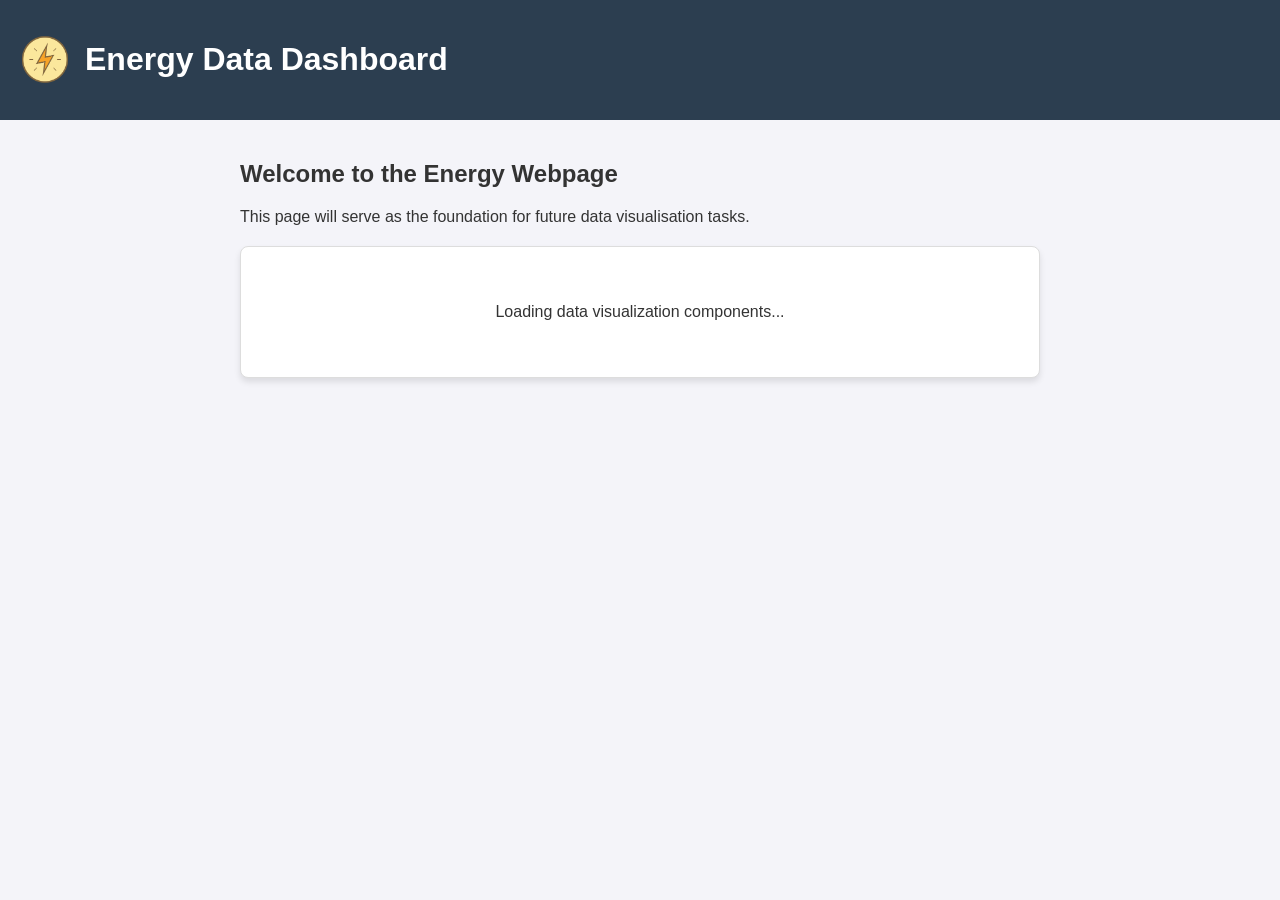
<file: Exercise 0.2/index.html>
<!DOCTYPE html>
<html lang="en">
<head>
    <meta charset="UTF-8">
    <meta name="viewport" content="width=device-width, initial-scale=1.0">
    <title>Energy Data Webpage - Exercise 0.2</title>
    <!-- Link to the CSS file in the css folder -->
    <link rel="stylesheet" href="css/styles.css">
</head>
<body>
    <header>
        <!-- Referencing the image from the images folder -->
        <img src="images/PowerIcon.png" alt="Power Icon" id="logo">
        <h1>Energy Data Dashboard</h1>
    </header>

    <main>
        <section id="data-overview">
            <h2>Welcome to the Energy Webpage</h2>
            <p>This page will serve as the foundation for future data visualisation tasks.</p>
            
            <!-- A placeholder area for your future data/charts -->
            <div id="chart-container">
                <p id="status-message">Loading data visualization components...</p>
            </div>
        </section>
    </main>

    <!-- Link to the JS file in the js folder -->
    <script src="js/scripts.js"></script>
</body>
</html>
</file>
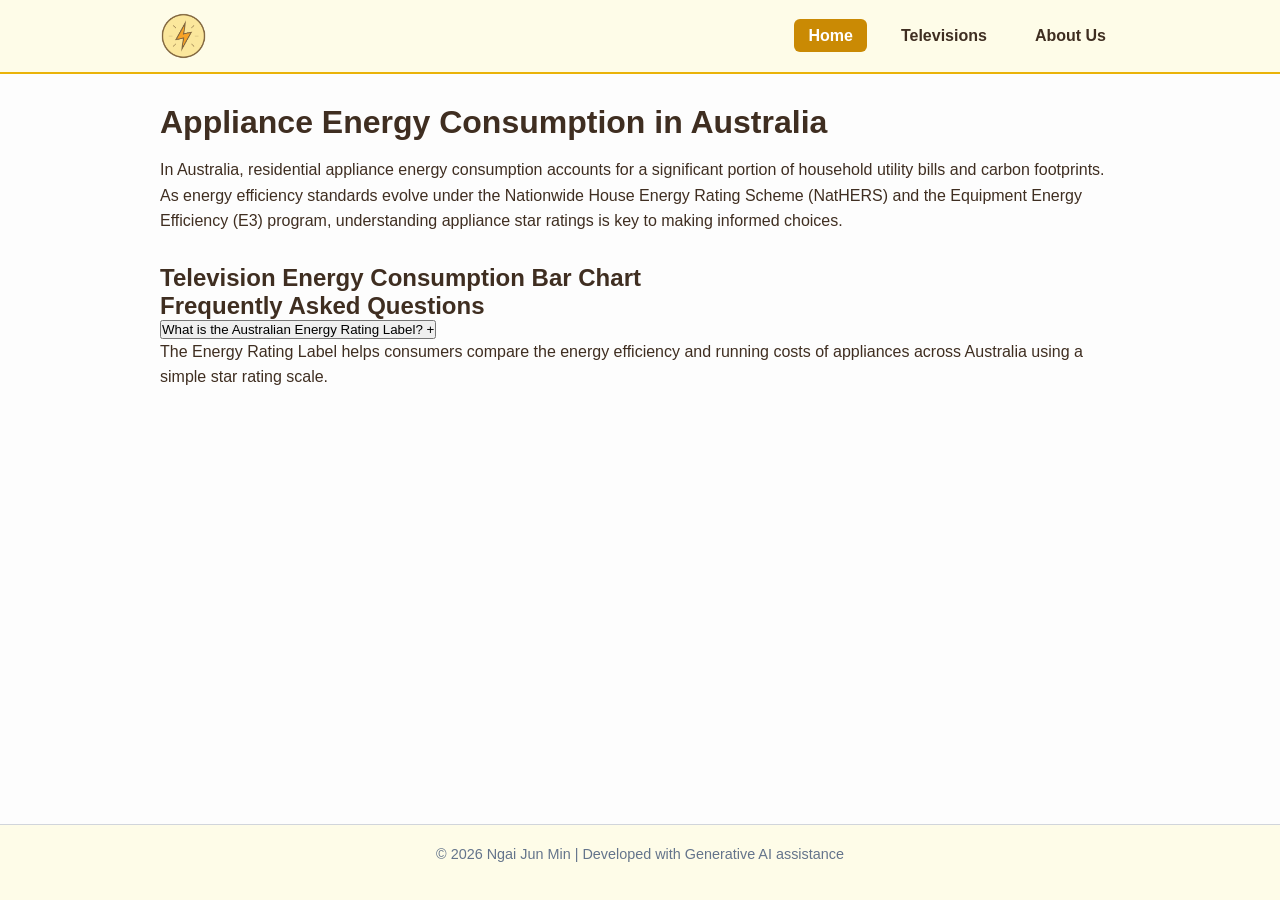
<file: Exercise 4/Exercise 4.3/index.html>
<!DOCTYPE html>
<html lang="en">
<head>
  <meta charset="UTF-8" />
  <meta name="viewport" content="width=device-width, initial-scale=1.0" />
  <title>Appliance Energy Consumption - Home</title>
<link rel="stylesheet" href="assets/css/style.css" />
</head>
<body>

  <!-- Top Navigation Menu -->
  <header>
    <nav class="navbar">
      <a href="index.html" class="logo-link">
      <img src="assets/img/logo.png" alt="Power Logo" height="48" />
      </a>
      <ul class="nav-links">
        <li><a href="index.html" class="active">Home</a></li>
        <li><a href="televisions.html">Televisions</a></li>
        <li><a href="about.html">About Us</a></li>
      </ul>
    </nav>
  </header>

  <!-- Main Content -->
  <main>
    <h1>Appliance Energy Consumption in Australia</h1>
    
    <div class="container">
      <p>
        In Australia, residential appliance energy consumption accounts for a significant portion of household utility bills and carbon footprints. As energy efficiency standards evolve under the Nationwide House Energy Rating Scheme (NatHERS) and the Equipment Energy Efficiency (E3) program, understanding appliance star ratings is key to making informed choices.
      </p>
    </div>

    <!-- Step 2: Responsive SVG Container for D3 -->
    <section style="margin-top: 30px;">
      <h2>Television Energy Consumption Bar Chart</h2>
      <div class="responsive-svg-container"></div>
    </section>

    <!-- FAQ Section -->
    <section class="faq-section">
      <h2>Frequently Asked Questions</h2>
      <div class="faq-item">
        <button class="faq-question">
          What is the Australian Energy Rating Label?
          <span class="icon">+</span>
        </button>
        <div class="faq-answer">
          <p>The Energy Rating Label helps consumers compare the energy efficiency and running costs of appliances across Australia using a simple star rating scale.</p>
        </div>
      </div>
    </section>
  </main>

  <!-- Footer -->
  <footer>
    <p>&copy; 2026 Ngai Jun Min | Developed with Generative AI assistance</p>
  </footer>

  <!-- Scripts -->
  <script src="assets/js/script.js"></script>
  <!-- Keep D3 library and main.js -->
  <script src="https://d3js.org/d3.v7.min.js"></script>
  <script src="assets/js/main.js"></script>
</body>
</html>
</file>
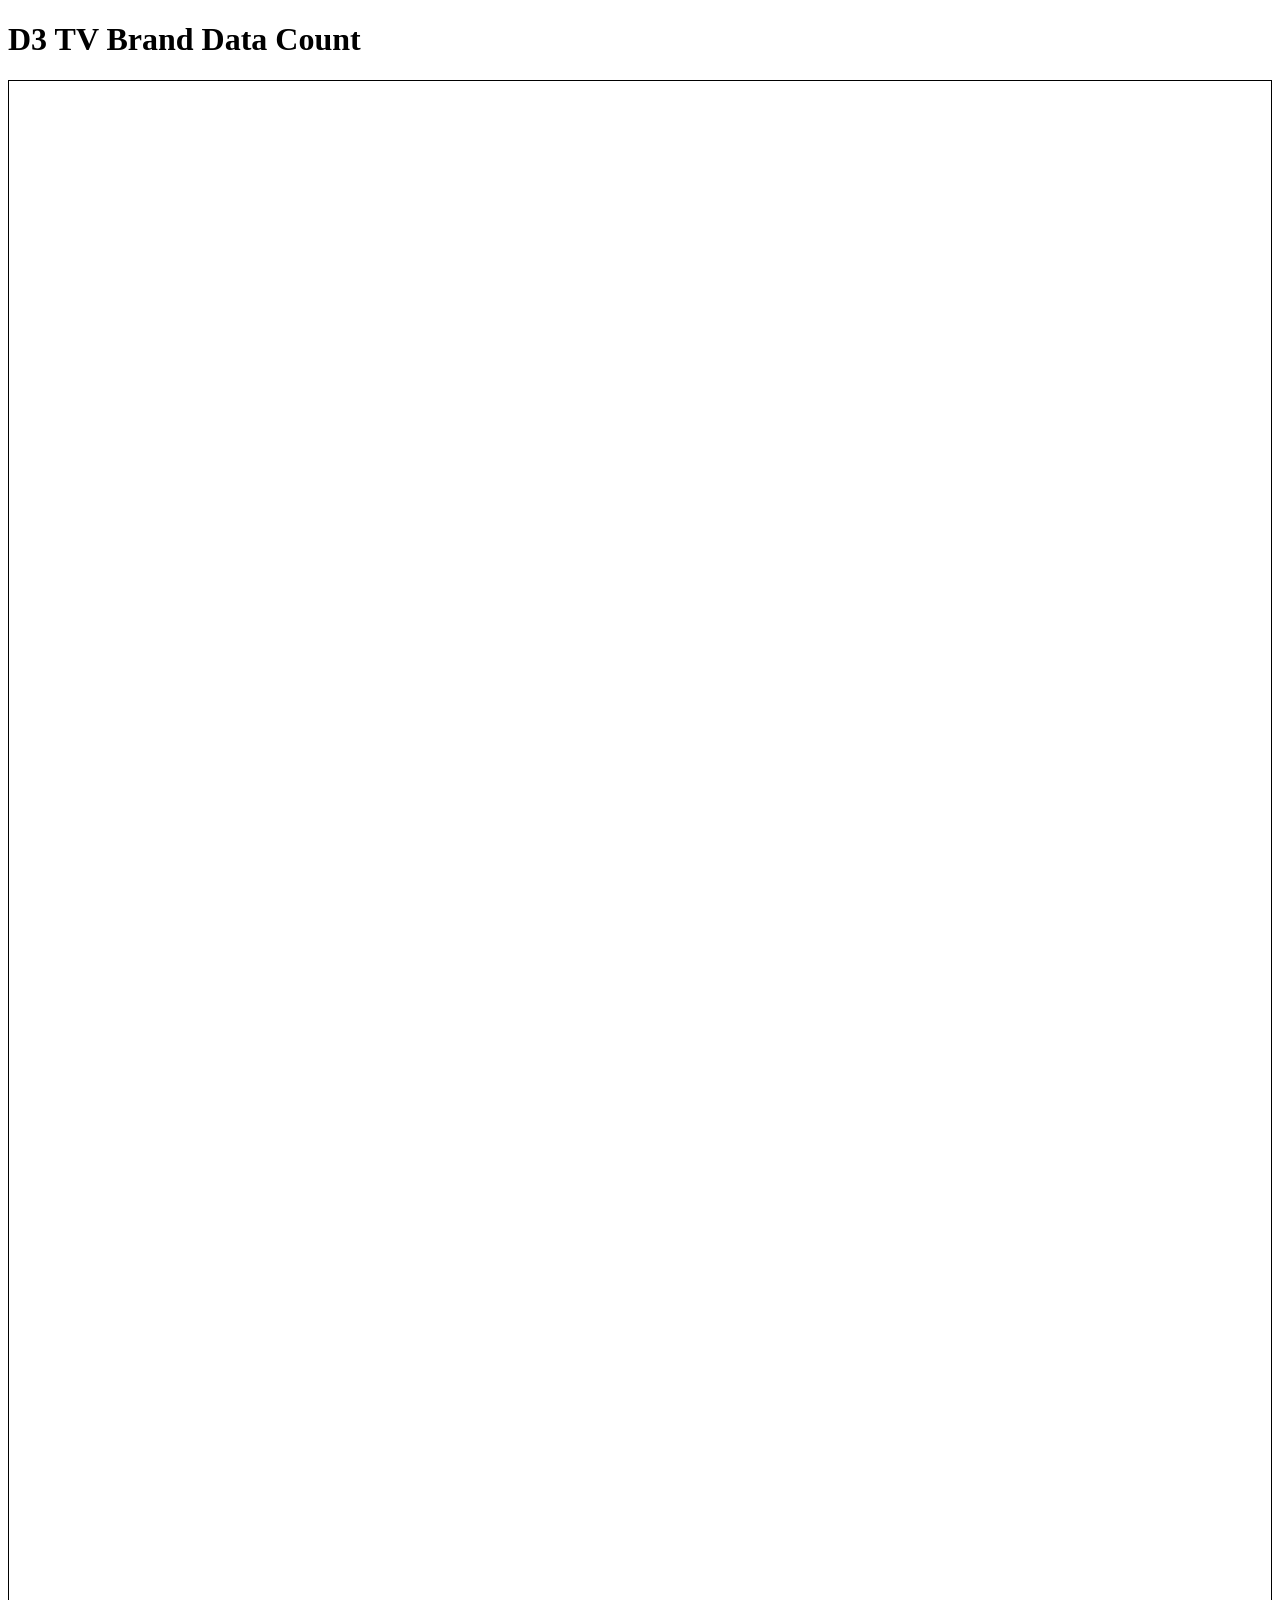
<file: Exercise 4/Exercise 4.5/index.html>
<!DOCTYPE html>
<html lang="en">
<head>
    <meta charset="UTF-8">
    <title>Exercise 4.5 - Ngai Jun Min</title>
    <script src="https://d3js.org/d3.v7.min.js"></script>
</head>
<body>
    <div class="responsive-svg-container">
        <h1>D3 TV Brand Data Count</h1>
        <svg viewBox="0 0 1200 1600" style="border: 1px solid black;"></svg>
    </div>

    <script src="chart.js"></script>
</body>
</html>
</file>
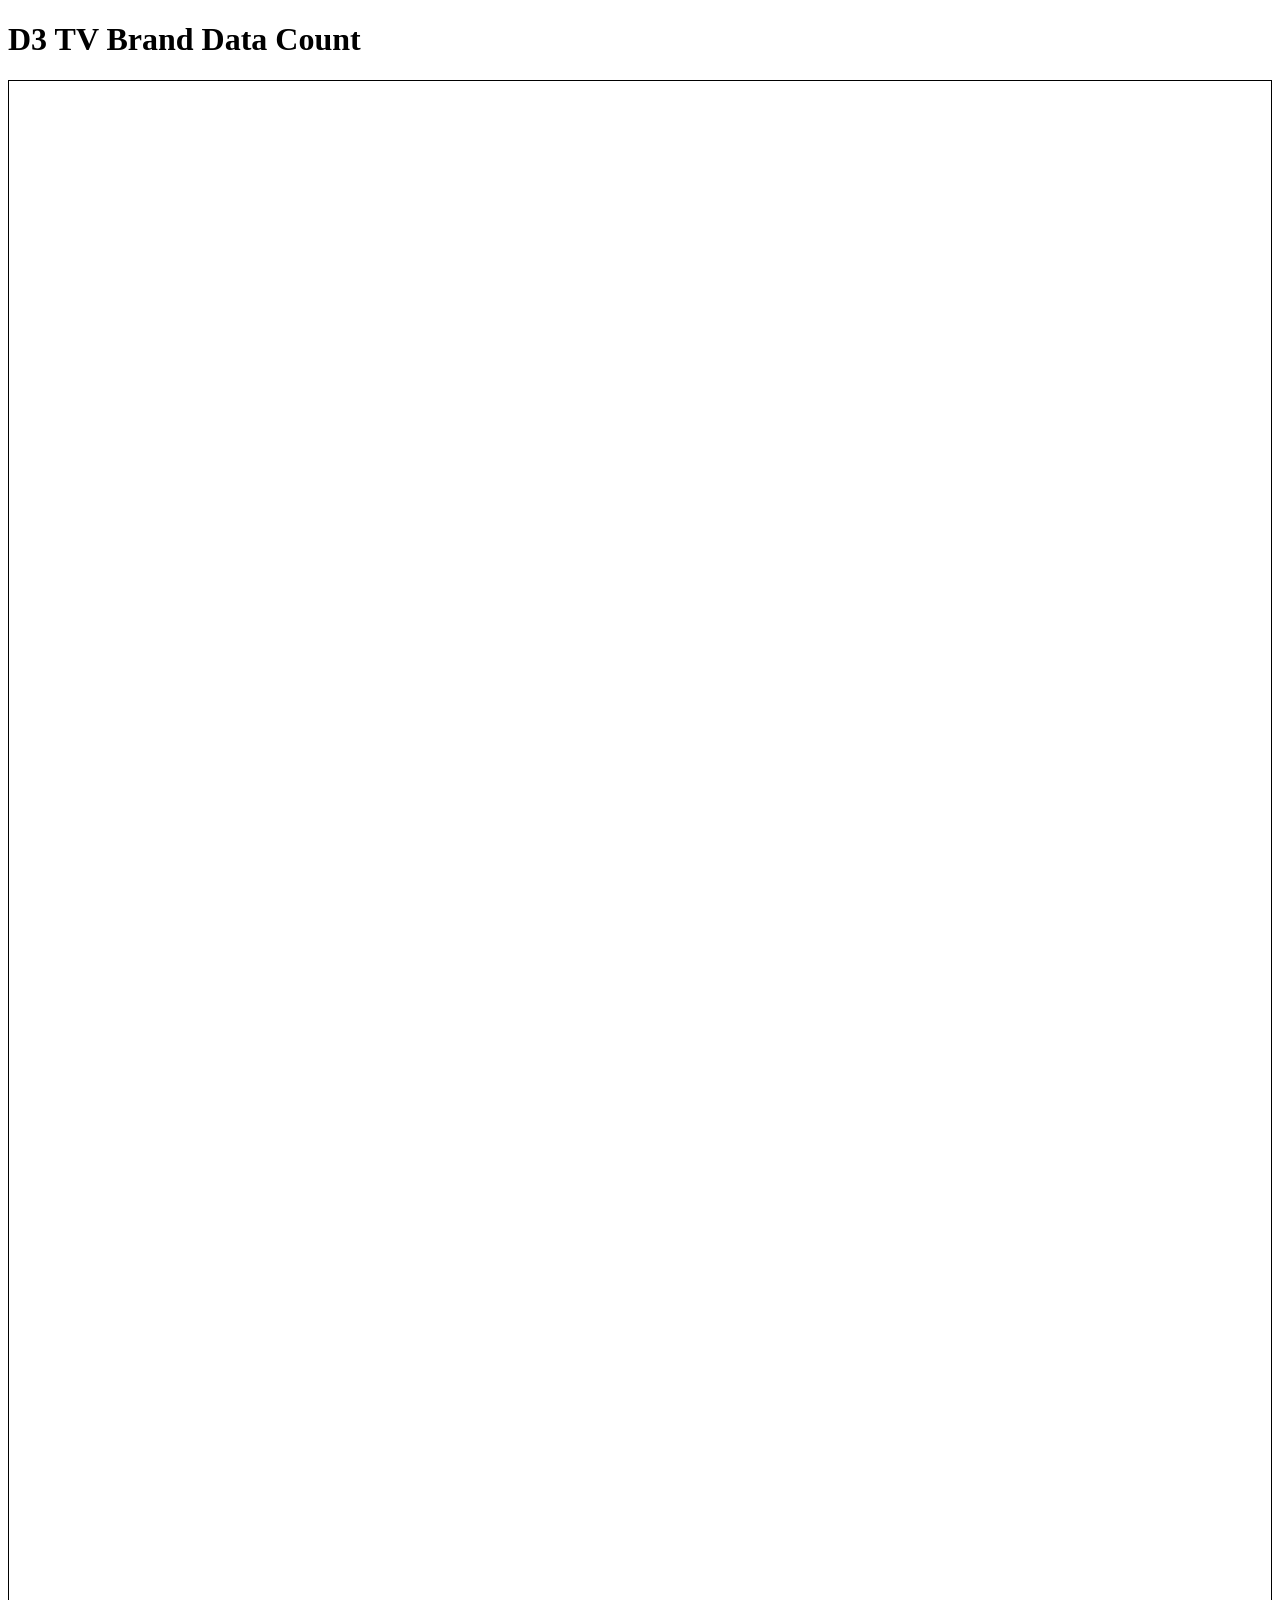
<file: Exercise 4/Exercise 4.6/index.html>
<!DOCTYPE html>
<html lang="en">
<head>
    <meta charset="UTF-8">
    <title>Exercise 4.6 - Ngai Jun Min</title>
    <!-- Load D3 -->
    <script src="https://d3js.org/d3.v7.min.js"></script>
</head>
<body>
    <!-- SVG Container for the bar chart -->
    <div class="responsive-svg-container">
        <h1>D3 TV Brand Data Count</h1>
        <!-- viewBox updated to 500 width to test scaling -->
        <svg viewBox="0 0 500 1600" style="border: 1px solid black;"></svg>
    </div>

    <!-- Load your custom script -->
    <script src="chart.js"></script>
</body>
</html>
</file>
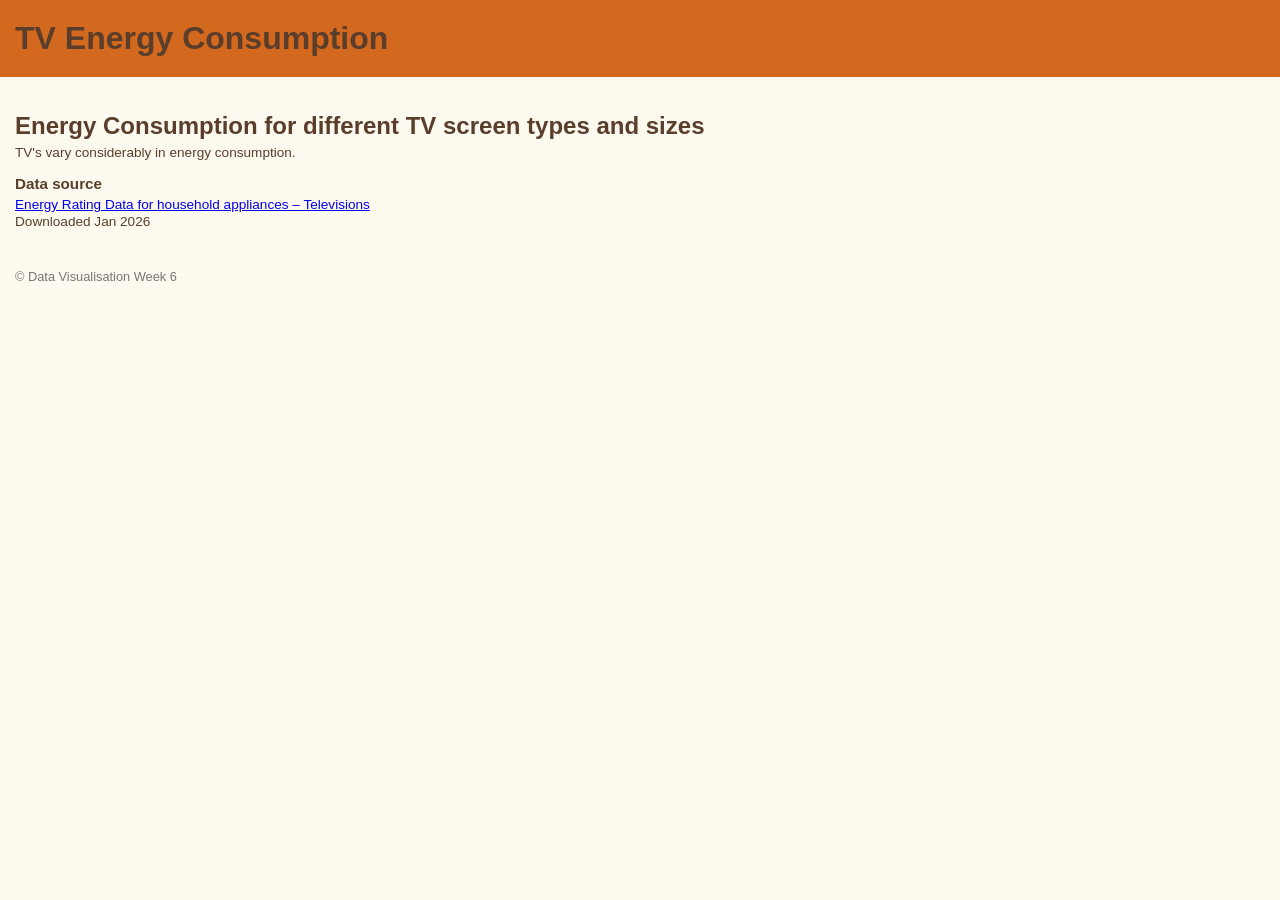
<file: Exercise 6/Exercise6.1_Histogram/index.html>
<!DOCTYPE html>
<html lang="en">
<head>
  <meta charset="UTF-8" />
  <meta name="viewport" content="width=device-width, initial-scale=1.0" />
  <title>TV Energy Consumption</title>

  <link rel="stylesheet" href="css/base.css" />
  <link rel="stylesheet" href="css/visualisation.css" />
</head>
<body>
  <header>
    <h1>TV Energy Consumption</h1>
  </header>

  <main>
    <h2>Energy Consumption for different TV screen types and sizes</h2>
    <p class="subtitle">TV's vary considerably in energy consumption.</p>

    <!-- Filter buttons (Exercise 6.2) -->
    <div id="filters_screen"></div>

    <!-- Histogram -->
    <div id="histogram"></div>

    <!-- Scatterplot (Exercise 6.3) -->
    <div id="scatterplot" class="responsive-svg-container"></div>

    <div class="source">
      <h3>Data source</h3>
      <p>
        <a href="https://reg.energyrating.gov.au/" target="_blank">
          Energy Rating Data for household appliances – Televisions
        </a>
      </p>
      <p>Downloaded Jan 2026</p>
    </div>
  </main>

  <footer>
    <p>© Data Visualisation Week 6</p>
  </footer>

  <!-- Script order matters -->
  <script src="https://d3js.org/d3.v7.min.js"></script>
  <script src="js/load-data.js"></script>
  <script src="js/shared-constants.js"></script>
  <script src="js/interaction.js"></script>
  <script src="js/histogram.js"></script>
  <script src="js/scatterplot.js"></script>
</body>
</html>
</file>
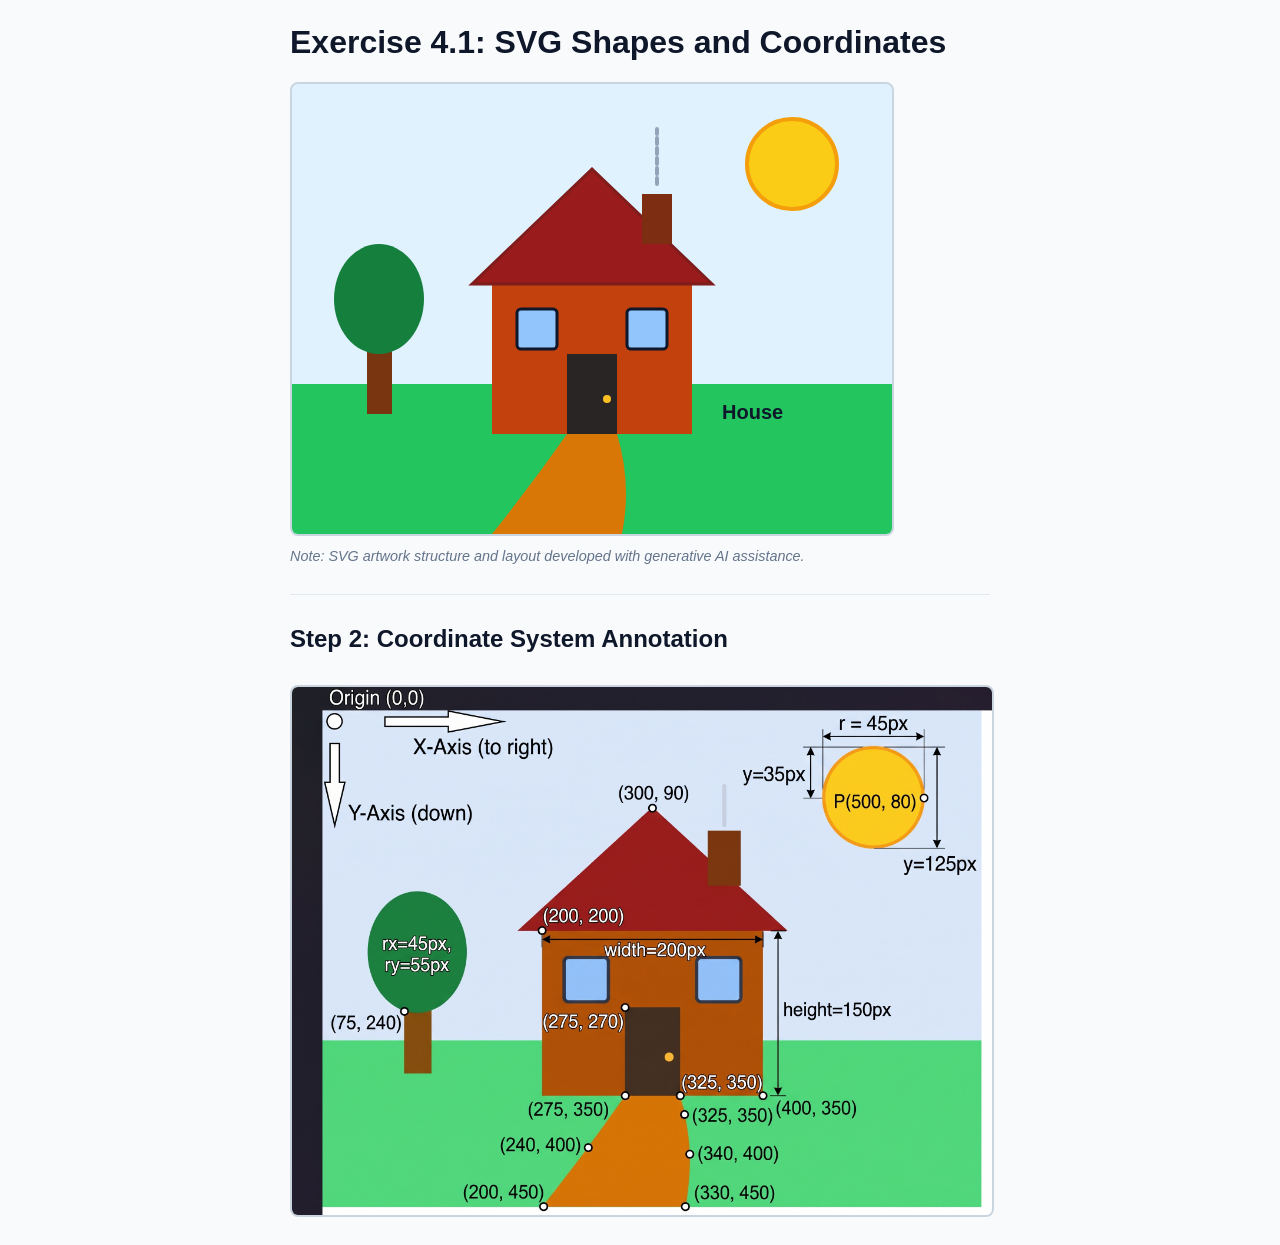
<file: Exercise 4/Exercise 4.1/house.html>
<!DOCTYPE html>
<html lang="en">
<head>
  <meta charset="UTF-8" />
  <meta name="viewport" content="width=device-width, initial-scale=1.0" />
  <title>COS30045 Exercise 4.1</title>
  <style>
    body {
      font-family: Arial, sans-serif;
      margin: 24px;
      background-color: #f8fafc;
      color: #0f172a;
    }
    .container {
      max-width: 700px;
      margin: 0 auto;
    }
    svg {
      background-color: #e0f2fe;
      border: 2px solid #cbd5e1;
      border-radius: 8px;
      display: block;
    }
    .annotated-img {
      max-width: 100%;
      border: 2px solid #cbd5e1;
      border-radius: 8px;
      margin-top: 12px;
    }
    .ai-note {
      font-size: 0.9rem;
      color: #64748b;
      margin-top: 12px;
    }
  </style>
</head>
<body>
  <div class="container">
    <h1>Exercise 4.1: SVG Shapes and Coordinates</h1>

    <!-- SVG Drawing (Step 1, Step 3, and Step 4) -->
    <svg width="600" height="450">
      
      <!-- Garden Grass (rect) -->
      <rect x="0" y="300" width="600" height="150" fill="#22c55e" />

      <!-- Sun (circle with custom stroke) -->
      <circle cx="500" cy="80" r="45" fill="#facc15" stroke="#f59e0b" stroke-width="4" />

      <!-- Tree: Trunk (rect) and Leaves (ellipse) -->
      <rect x="75" y="240" width="25" height="90" fill="#78350f" />
      <ellipse cx="87" cy="215" rx="45" ry="55" fill="#15803d" />

      <!-- House Base (rect) -->
      <rect x="200" y="200" width="200" height="150" fill="#c2410c" />

      <!-- Roof (polygon) -->
      <polygon points="180,200 300,85 420,200" fill="#991b1b" stroke="#7f1d1d" stroke-width="3" />

      <!-- Chimney (rect) -->
      <rect x="350" y="110" width="30" height="50" fill="#7c2d12" />

      <!-- Smoke Trail (line with custom dashed stroke) -->
      <line x1="365" y1="100" x2="365" y2="45" stroke="#94a3b8" stroke-width="4" stroke-linecap="round" stroke-dasharray="6 4" />

      <!-- Front Door (rect) and Knob (circle) -->
      <rect x="275" y="270" width="50" height="80" fill="#292524" />
      <circle cx="315" cy="315" r="4" fill="#fbbf24" />

      <!-- Winding Garden Path (path) -->
      <path d="M 275,350 Q 240,400 200,450 L 330,450 Q 340,400 325,350 Z" fill="#d97706" />

      <!-- Step 4: Grouped Windows with Shared Styles & Transform -->
      <g fill="#93c5fd" stroke="#0f172a" stroke-width="3">
        <!-- Window 1(connected)): Direct placement -->
        <rect x="225" y="225" width="40" height="40" rx="4" />

        <!-- Window 2(connected)): Positioned using transform="translate(x, y)" -->
        <rect x="0" y="0" width="40" height="40" rx="4" transform="translate(335, 225)" />
      </g>

      <!-- Text Label -->
      <text x="430" y="335" font-family="sans-serif" font-size="20" font-weight="bold" fill="#0f172a">House</text>
    </svg>

    <!-- Step 3 AI Declaration -->
    <p class="ai-note"><em>Note: SVG artwork structure and layout developed with generative AI assistance.</em></p>

    <hr style="margin: 30px 0; border: none; border-top: 1px solid #e2e8f0;" />

    <!-- Step 2: Coordinate System Annotation -->
    <h2>Step 2: Coordinate System Annotation</h2>
    <img src="image\coordinates_annotated.jpg" alt="Annotated SVG Coordinate System" class="annotated-img" />
  </div>
</body>
</html>
</file>
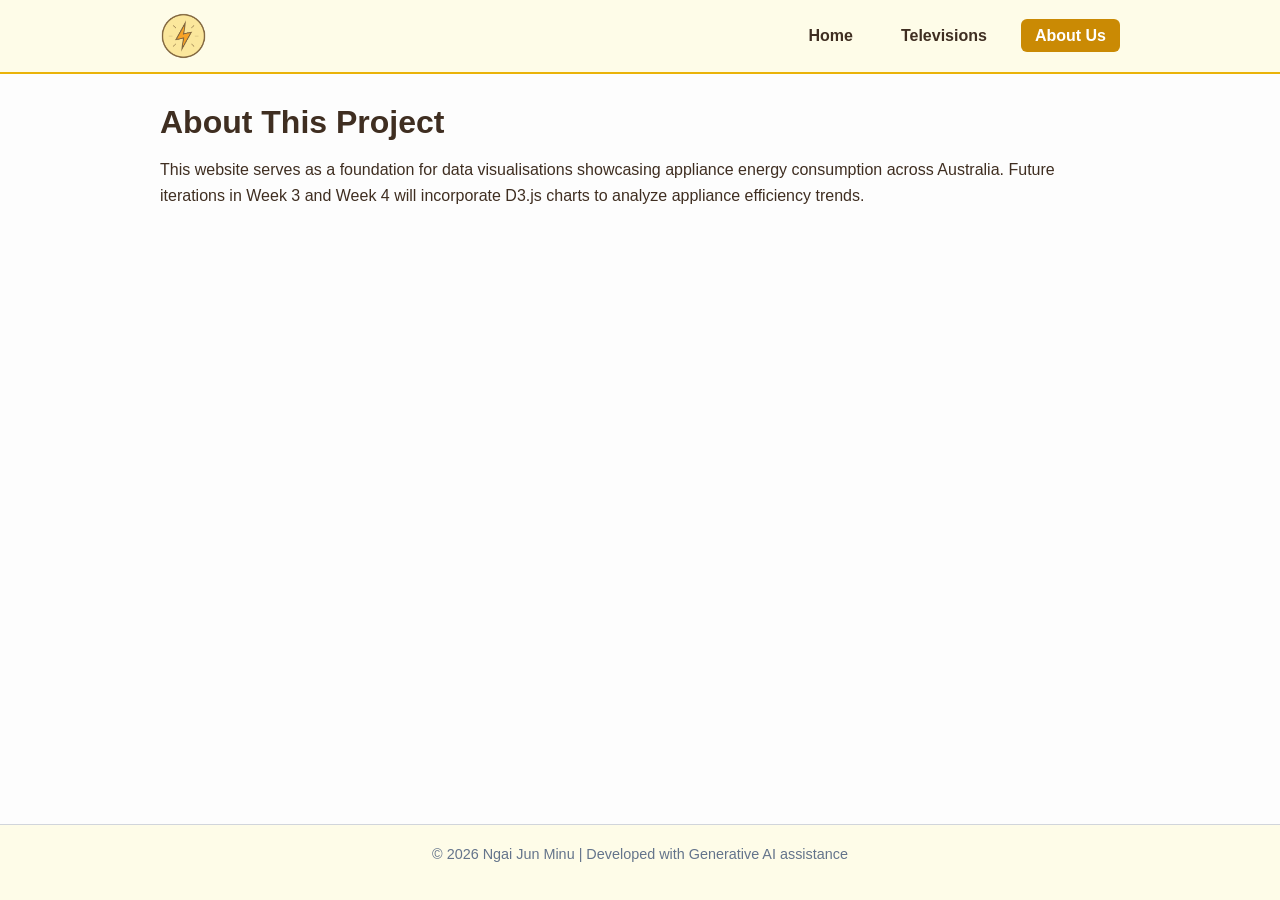
<file: Exercise 4/Exercise 4.3/about.html>
<!DOCTYPE html>
<html lang="en">
<head>
  <meta charset="UTF-8" />
  <meta name="viewport" content="width=device-width, initial-scale=1.0" />
  <title>Appliance Energy Consumption - About Us</title>
  <link rel="stylesheet" href="assets/css/style.css" />
</head>
<body>

  <header>
    <nav class="navbar">
      <a href="index.html" class="logo-link">
        <img src="assets/img/logo.png" alt="Power Logo" />
      </a>
      <ul class="nav-links">
        <li><a href="index.html">Home</a></li>
        <li><a href="televisions.html">Televisions</a></li>
        <li><a href="about.html" class="active">About Us</a></li>
      </ul>
    </nav>
  </header>

  <main>
    <h1>About This Project</h1>
    <p>
      This website serves as a foundation for data visualisations showcasing appliance energy consumption across Australia. Future iterations in Week 3 and Week 4 will incorporate D3.js charts to analyze appliance efficiency trends.
    </p>
  </main>

  <footer>
    <p>&copy; 2026 Ngai Jun Minu | Developed with Generative AI assistance</p>
  </footer>

</body>
</html>
</file>
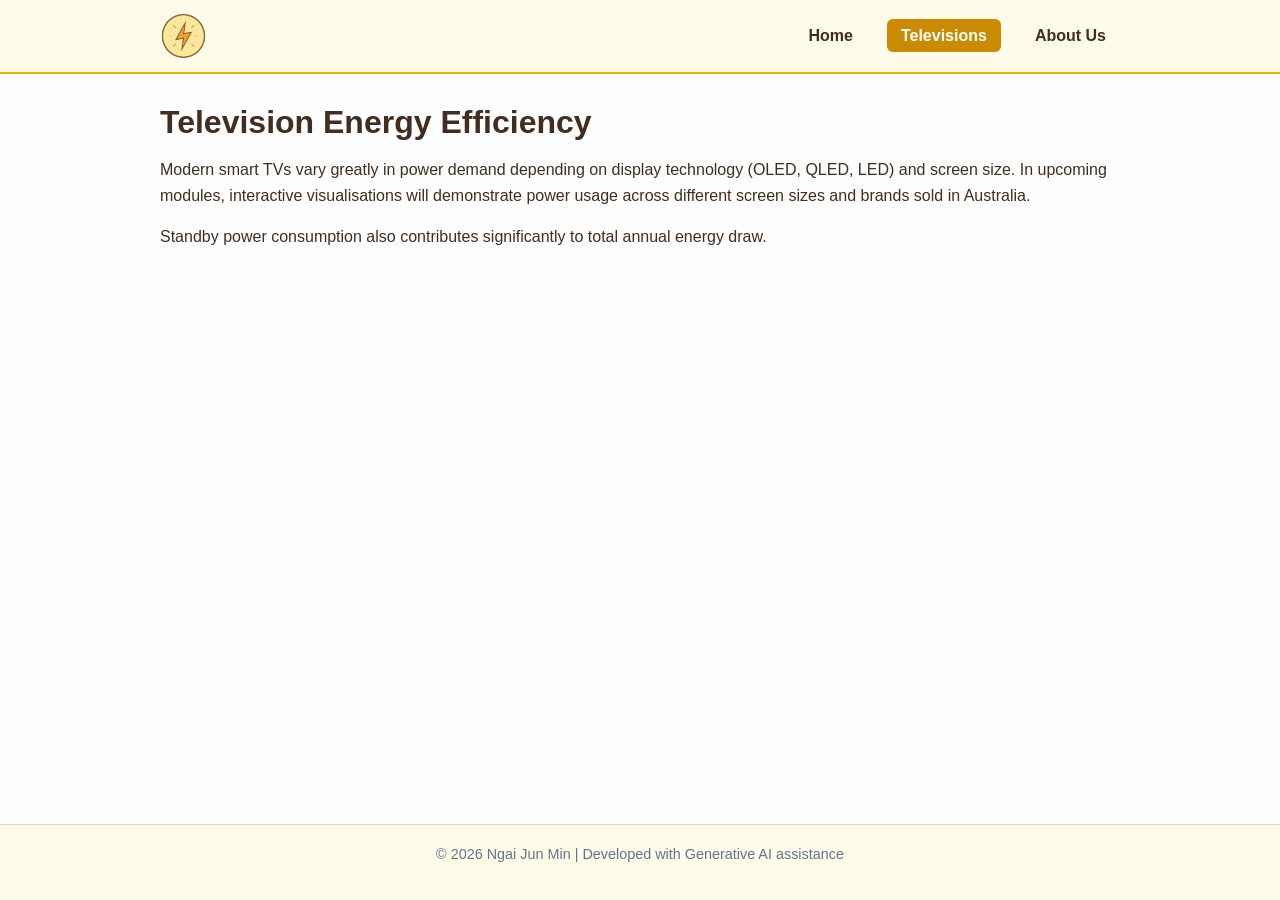
<file: Exercise 4/Exercise 4.3/televisions.html>
<!DOCTYPE html>
<html lang="en">
<head>
  <meta charset="UTF-8" />
  <meta name="viewport" content="width=device-width, initial-scale=1.0" />
  <title>Appliance Energy Consumption - Televisions</title>
  <link rel="stylesheet" href="assets/css/style.css" />
</head>
<body>

  <header>
    <nav class="navbar">
      <a href="index.html" class="logo-link">
        <img src="assets/img/logo.png" alt="Power Logo" />
      </a>
      <ul class="nav-links">
        <li><a href="index.html">Home</a></li>
        <li><a href="televisions.html" class="active">Televisions</a></li>
        <li><a href="about.html">About Us</a></li>
      </ul>
    </nav>
  </header>

  <main>
    <h1>Television Energy Efficiency</h1>
    <p>
      Modern smart TVs vary greatly in power demand depending on display technology (OLED, QLED, LED) and screen size. In upcoming modules, interactive visualisations will demonstrate power usage across different screen sizes and brands sold in Australia.
    </p>
    <p>
      Standby power consumption also contributes significantly to total annual energy draw.
    </p>
  </main>

  <footer>
    <p>&copy; 2026 Ngai Jun Min | Developed with Generative AI assistance</p>
  </footer>

</body>
</html>
</file>
<file: Exercise 0.2/css/styles.css>
/* Basic reset and typography */
body {
    font-family: Arial, sans-serif;
    margin: 0;
    padding: 0;
    background-color: #f4f4f9;
    color: #333;
}

/* Header styling */
header {
    background-color: #2c3e50;
    color: white;
    padding: 20px;
    display: flex;
    align-items: center;
    gap: 15px;
}

#logo {
    width: 50px;
    height: auto;
}

/* Main content styling */
main {
    padding: 20px;
    max-width: 800px;
    margin: 0 auto;
}

#chart-container {
    background-color: white;
    border: 1px solid #ddd;
    padding: 40px;
    text-align: center;
    margin-top: 20px;
    border-radius: 8px;
    box-shadow: 0 4px 6px rgba(0,0,0,0.1);
}
</file>
<file: Exercise 4/Exercise 4.3/assets/css/style.css>
:root {
  --primary-gold: #eab308;
  --dark-gold: #ca8a04;
  --bg-light: #fefce8;
  --text-dark: #3f2e21;
  --border-color: #d1d5db;
  --white: #ffffff;
}

* {
  box-sizing: border-box;
  margin: 0;
  padding: 0;
}

body {
  font-family: Arial, sans-serif;
  color: var(--text-dark);
  background-color: #fdfdfd;
  display: flex;
  flex-direction: column;
  min-height: 100vh;
}

/* Header & Navigation */
header {
  background-color: var(--bg-light);
  border-bottom: 2px solid var(--primary-gold);
}

.navbar {
  display: flex;
  align-items: center;
  justify-content: space-between;
  max-width: 1000px;
  margin: 0 auto;
  padding: 12px 20px;
}

.logo-link img {
  height: 48px;
  width: auto;
  display: block;
}

.nav-links {
  list-style: none;
  display: flex;
  gap: 20px;
}

.nav-links a {
  text-decoration: none;
  font-weight: bold;
  color: var(--text-dark);
  padding: 8px 14px;
  border-radius: 6px;
  transition: background-color 0.2s, color 0.2s;
}

.nav-links a:hover {
  background-color: var(--primary-gold);
  color: #000;
}

.nav-links a.active {
  background-color: var(--dark-gold);
  color: var(--white);
}

/* Main Content Layout */
main {
  flex: 1;
  max-width: 1000px;
  width: 100%;
  margin: 30px auto;
  padding: 0 20px;
}

h1 {
  margin-bottom: 16px;
  color: var(--text-dark);
}

p {
  line-height: 1.6;
  margin-bottom: 16px;
}

/* Step 2: Responsive SVG Container */
.responsive-svg-container {
  margin-right: auto;
  margin-left: auto;
  width: 100%;
  max-width: 1200px;
}

/* Footer */
footer {
  background-color: var(--bg-light);
  border-top: 1px solid var(--border-color);
  text-align: center;
  padding: 18px 20px;
  font-size: 0.9rem;
  color: #64748b;
  margin-top: 40px;
}
</file>
<file: Exercise 6/Exercise6.1_Histogram/css/base.css>
* {
  box-sizing: border-box;
}

body {
  margin: 0;
  font-family: "Helvetica Neue", Arial, sans-serif;
  background-color: #fffaf0;
  color: #5a3e2b;
}

header {
  background-color: #d2691e;
  padding: 20px 15px;
}

header h1 {
  margin: 0;
  font-size: 2rem;
  color: #5a3e2b;
}

main {
  max-width: 860px;
  padding: 15px;
}

h2 {
  margin-bottom: 5px;
}

.subtitle {
  font-size: 0.85rem;
  margin-top: 0;
}

.source h3 {
  margin-bottom: 5px;
  font-size: 0.95rem;
}

.source p {
  margin: 2px 0;
  font-size: 0.85rem;
}

footer {
  padding: 10px 15px;
  font-size: 0.8rem;
  color: #777;
}

/* ---------- Filter buttons (Exercise 6.2) ---------- */
#filters_screen,
#filters_size {
  margin: 10px 0;
}

.filter {
  background-color: #d2691e;
  color: #fff;
  border: none;
  border-radius: 4px;
  padding: 8px 20px;
  margin-right: 8px;
  font-family: inherit;
  font-size: 0.9rem;
  font-weight: bold;
  cursor: pointer;
  transition: background-color 0.2s;
}

.filter:hover {
  background-color: #b5561a;
}

/* Active (selected) button is the lighter colour */
.filter.active,
.filter.active:hover {
  background-color: #ffcc80;
}
</file>
<file: Exercise 6/Exercise6.1_Histogram/css/visualisation.css>
#histogram svg,
#scatterplot svg {
  background-color: #fffaf0;
  display: block;
}

/* Responsive SVG: the scatterplot only has a viewBox, so it scales to the container */
.responsive-svg-container {
  width: 100%;
  max-width: 800px;
  margin-top: 10px;
}

.responsive-svg-container svg {
  width: 100%;
  height: auto;
}

.axis text {
  font-size: 10px;
  fill: #333;
}

.axis-label {
  font-size: 12px;
  fill: #333;
}

.legend text {
  font-size: 12px;
  fill: #333;
}
</file>
